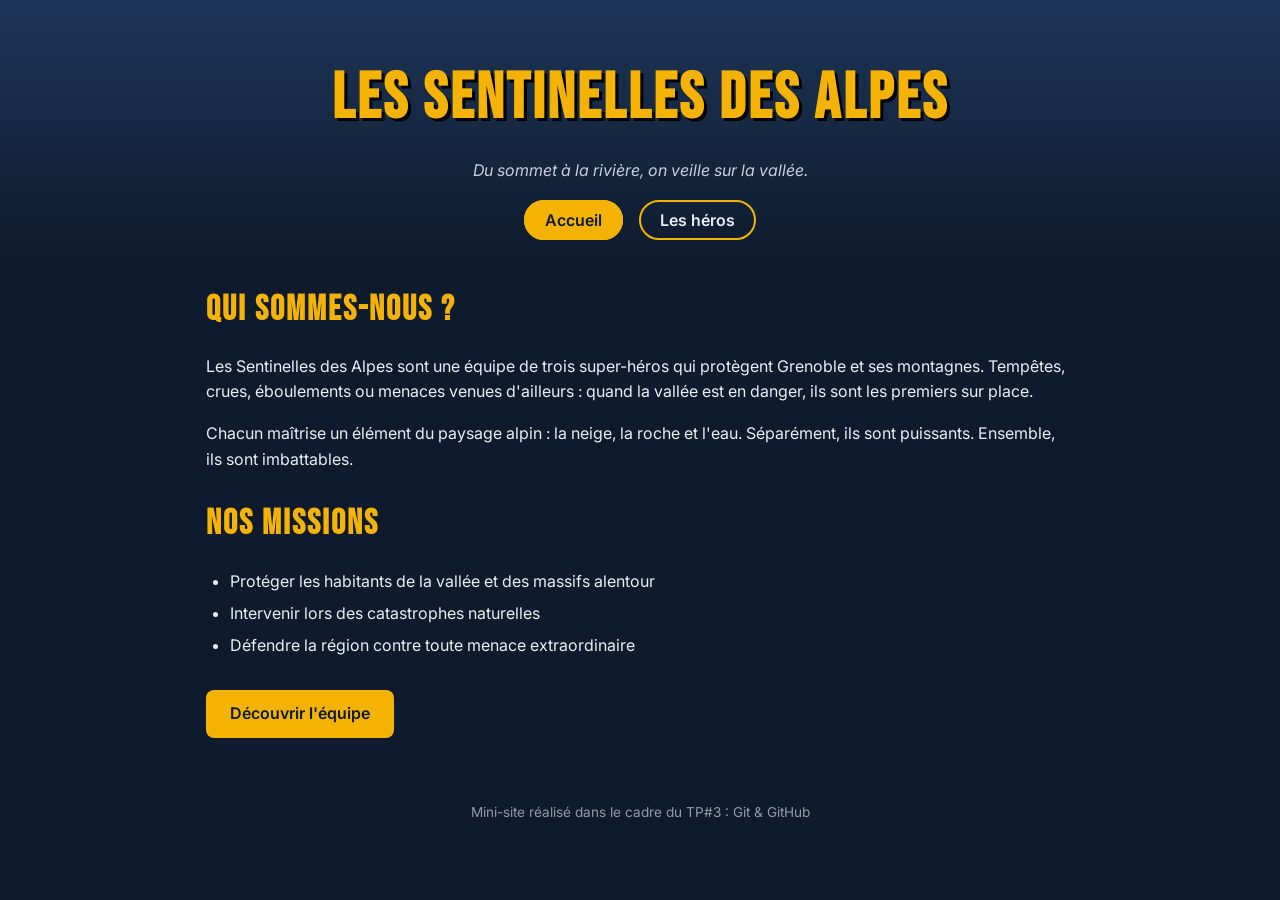
<file: index.html>
<!DOCTYPE html>
<html lang="fr">
<head>
  <meta charset="UTF-8">
  <meta name="viewport" content="width=device-width, initial-scale=1.0">
  <title>Les Sentinelles des Alpes - Accueil</title>
  <link rel="stylesheet" href="style.css">
</head>
<body>
  <header>
    <h1>Les Sentinelles des Alpes</h1>
    <p class="slogan">Du sommet à la rivière, on veille sur la vallée.</p>
    <nav>
      <ul>
        <li><a href="index.html" class="actif">Accueil</a></li>
        <li><a href="heroes.html">Les héros</a></li>
      </ul>
    </nav>
  </header>

  <main>
    <section class="presentation">
      <h2>Qui sommes-nous ?</h2>
      <p>
        Les Sentinelles des Alpes sont une équipe de trois super-héros qui protègent
        Grenoble et ses montagnes. Tempêtes, crues, éboulements ou menaces venues
        d'ailleurs : quand la vallée est en danger, ils sont les premiers sur place.
      </p>
      <p>
        Chacun maîtrise un élément du paysage alpin : la neige, la roche et l'eau.
        Séparément, ils sont puissants. Ensemble, ils sont imbattables.
      </p>

      <h2>Nos missions</h2>
      <ul class="missions">
        <li>Protéger les habitants de la vallée et des massifs alentour</li>
        <li>Intervenir lors des catastrophes naturelles</li>
        <li>Défendre la région contre toute menace extraordinaire</li>
      </ul>

      <a class="bouton" href="heroes.html">Découvrir l'équipe</a>
    </section>
  </main>

  <footer>
    <p>Mini-site réalisé dans le cadre du TP#3 : Git &amp; GitHub</p>
  </footer>
</body>
</html>
</file>
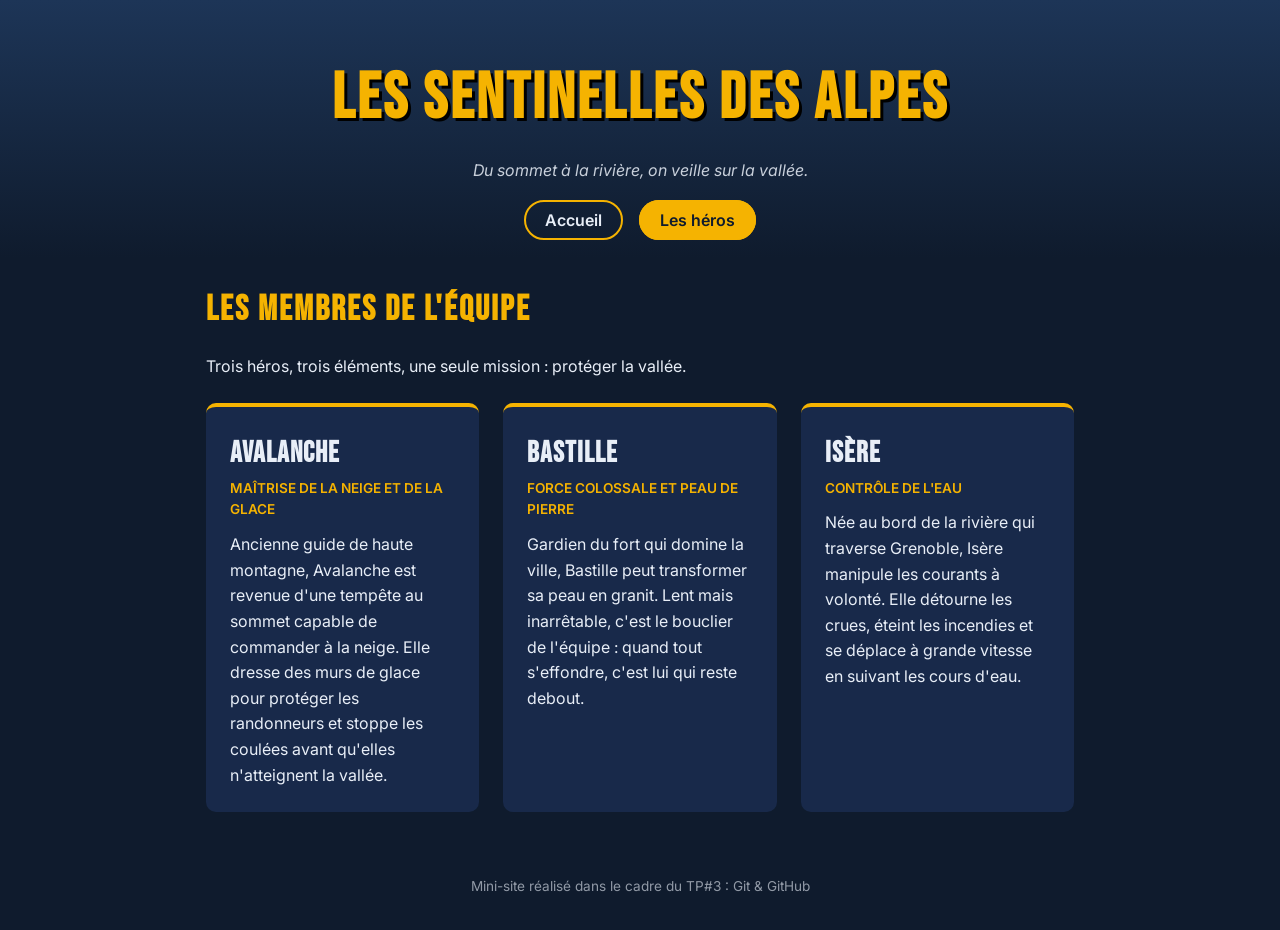
<file: heroes.html>
<!DOCTYPE html>
<html lang="fr">
<head>
  <meta charset="UTF-8">
  <meta name="viewport" content="width=device-width, initial-scale=1.0">
  <title>Les Sentinelles des Alpes - Les héros</title>
  <link rel="stylesheet" href="style.css">
</head>
<body>
  <header>
    <h1>Les Sentinelles des Alpes</h1>
    <p class="slogan">Du sommet à la rivière, on veille sur la vallée.</p>
    <nav>
      <ul>
        <li><a href="index.html">Accueil</a></li>
        <li><a href="heroes.html" class="actif">Les héros</a></li>
      </ul>
    </nav>
  </header>

  <main>
    <h2>Les membres de l'équipe</h2>
    <p class="intro">Trois héros, trois éléments, une seule mission : protéger la vallée.</p>

    <section class="equipe">
      <article class="carte">
        <h3>Avalanche</h3>
        <p class="pouvoir">Maîtrise de la neige et de la glace</p>
        <p>
          Ancienne guide de haute montagne, Avalanche est revenue d'une tempête au
          sommet capable de commander à la neige. Elle dresse des murs de glace pour
          protéger les randonneurs et stoppe les coulées avant qu'elles n'atteignent la vallée.
        </p>
      </article>

      <article class="carte">
        <h3>Bastille</h3>
        <p class="pouvoir">Force colossale et peau de pierre</p>
        <p>
          Gardien du fort qui domine la ville, Bastille peut transformer sa peau en granit.
          Lent mais inarrêtable, c'est le bouclier de l'équipe : quand tout s'effondre,
          c'est lui qui reste debout.
        </p>
      </article>

      <article class="carte">
        <h3>Isère</h3>
        <p class="pouvoir">Contrôle de l'eau</p>
        <p>
          Née au bord de la rivière qui traverse Grenoble, Isère manipule les courants à
          volonté. Elle détourne les crues, éteint les incendies et se déplace à grande
          vitesse en suivant les cours d'eau.
        </p>
      </article>
    </section>
  </main>

  <footer>
    <p>Mini-site réalisé dans le cadre du TP#3 : Git &amp; GitHub</p>
  </footer>
</body>
</html>
</file>
<file: style.css>
/* Polices personnalisées (Google Fonts) */
@import url('https://fonts.googleapis.com/css2?family=Bebas+Neue&family=Inter:wght@400;600&display=swap');

/* Couleurs du site */
:root {
  --fond: #0f1b2d;
  --carte: #18294a;
  --texte: #e8eef7;
  --accent: #f5b301;
}

* {
  box-sizing: border-box;
  margin: 0;
  padding: 0;
}

/* Couleur de fond, couleur du texte, police */
body {
  background-color: var(--fond);
  color: var(--texte);
  font-family: 'Inter', Arial, sans-serif;
  line-height: 1.6;
}

/* En-tête */
header {
  text-align: center;
  padding: 3rem 1rem 1.5rem;
  background: linear-gradient(180deg, #1d3557, var(--fond));
}

/* Titre mis en valeur */
h1 {
  font-family: 'Bebas Neue', Impact, sans-serif;
  font-size: 4rem;
  letter-spacing: 3px;
  color: var(--accent);
  text-shadow: 3px 3px 0 #000;
}

h2 {
  font-family: 'Bebas Neue', Impact, sans-serif;
  font-size: 2.2rem;
  letter-spacing: 2px;
  color: var(--accent);
  margin: 1.5rem 0 1rem;
}

h3 {
  font-family: 'Bebas Neue', Impact, sans-serif;
  font-size: 1.8rem;
  letter-spacing: 1px;
}

.slogan {
  font-style: italic;
  margin: 0.5rem 0 1.5rem;
  opacity: 0.85;
}

/* Menu de navigation */
nav ul {
  list-style: none;
  display: flex;
  justify-content: center;
  gap: 1rem;
}

nav a {
  color: var(--texte);
  text-decoration: none;
  padding: 0.5rem 1.2rem;
  border: 2px solid var(--accent);
  border-radius: 999px;
  font-weight: 600;
  transition: background 0.2s, color 0.2s;
}

nav a:hover,
nav a.actif {
  background: var(--accent);
  color: var(--fond);
}

/* Contenu principal */
main {
  max-width: 900px;
  margin: 1rem auto 2rem;
  padding: 0 1rem;
}

.presentation p,
.intro {
  margin-bottom: 1rem;
}

.missions {
  margin: 0 0 2rem 1.5rem;
}

.missions li {
  margin-bottom: 0.4rem;
}

.bouton {
  display: inline-block;
  background: var(--accent);
  color: var(--fond);
  font-weight: 600;
  text-decoration: none;
  padding: 0.7rem 1.5rem;
  border-radius: 8px;
}

.bouton:hover {
  opacity: 0.85;
}

/* Cartes des héros */
.equipe {
  display: grid;
  grid-template-columns: repeat(auto-fit, minmax(250px, 1fr));
  gap: 1.5rem;
  margin-top: 1.5rem;
}

.carte {
  background: var(--carte);
  border-top: 4px solid var(--accent);
  border-radius: 10px;
  padding: 1.5rem;
}

.pouvoir {
  color: var(--accent);
  font-weight: 600;
  font-size: 0.85rem;
  text-transform: uppercase;
  margin-bottom: 0.7rem;
}

/* Pied de page */
footer {
  text-align: center;
  padding: 2rem 1rem;
  font-size: 0.85rem;
  opacity: 0.6;
}
</file>
